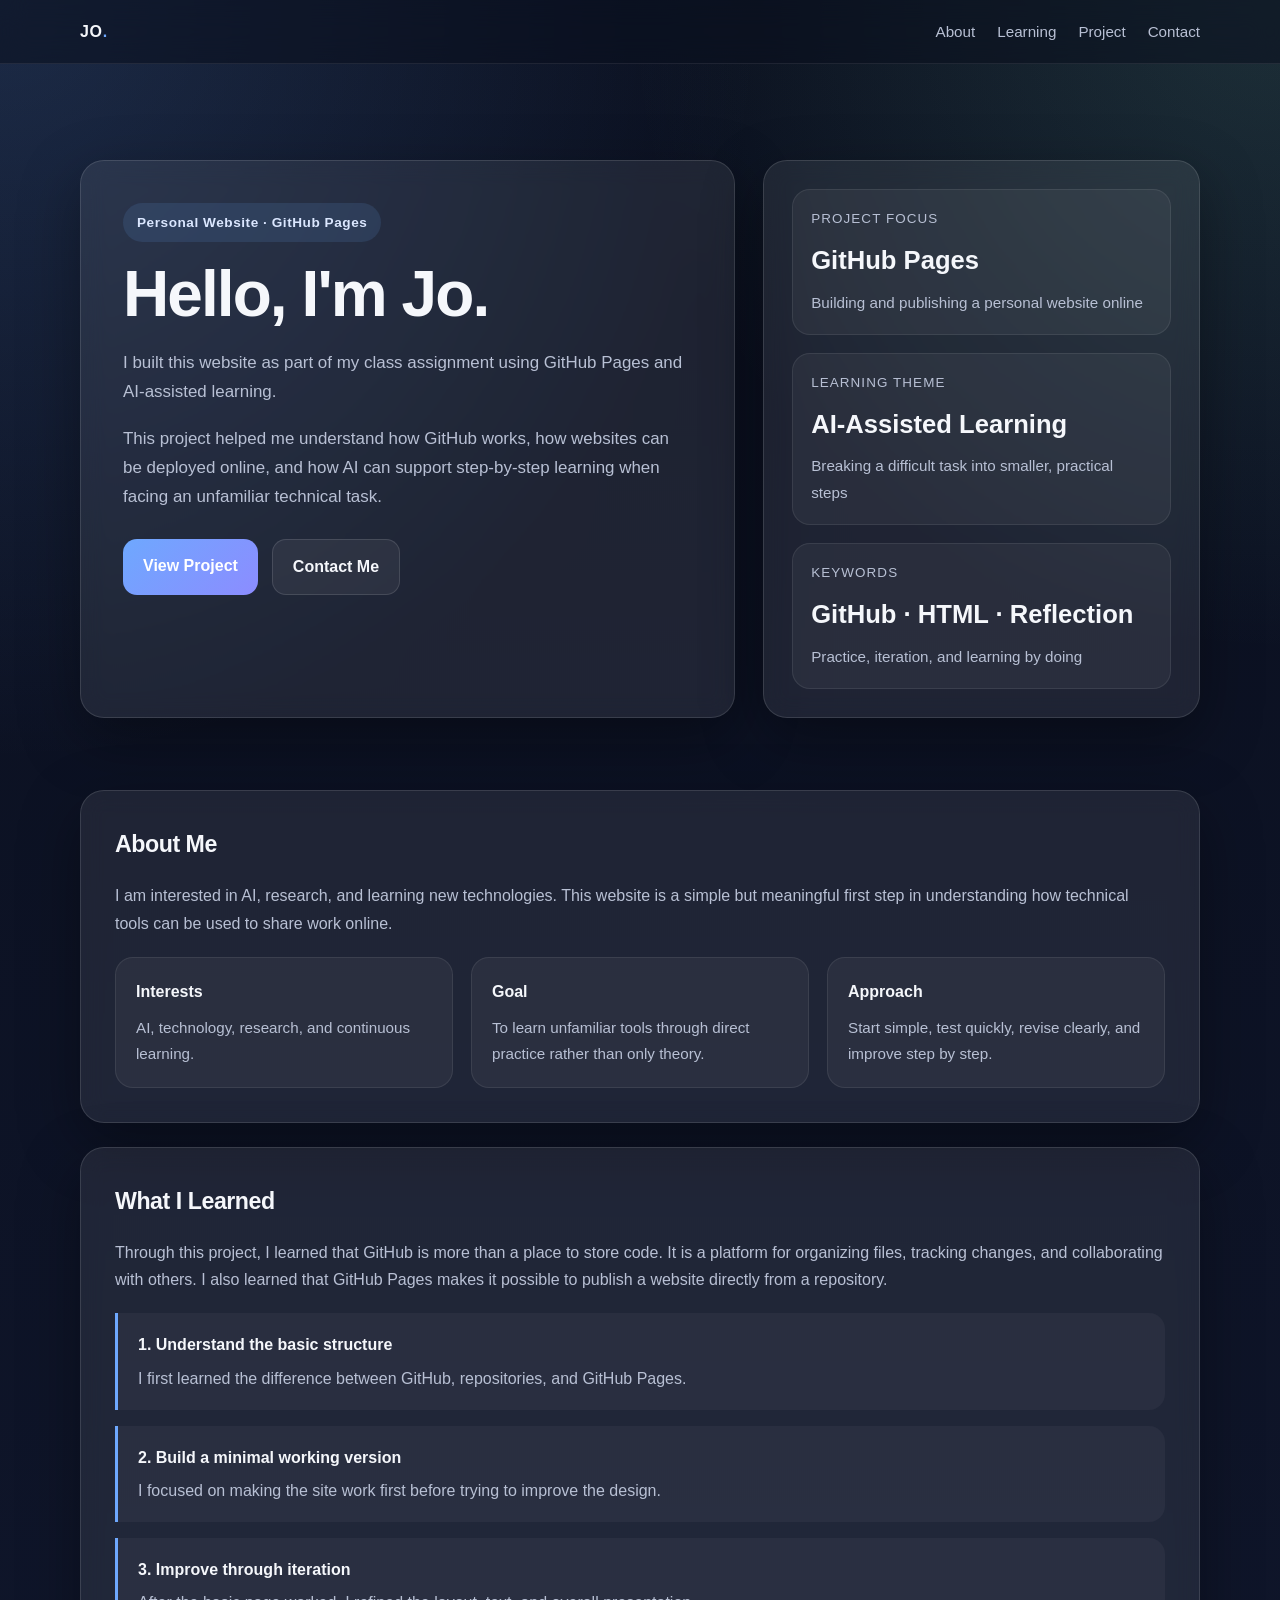
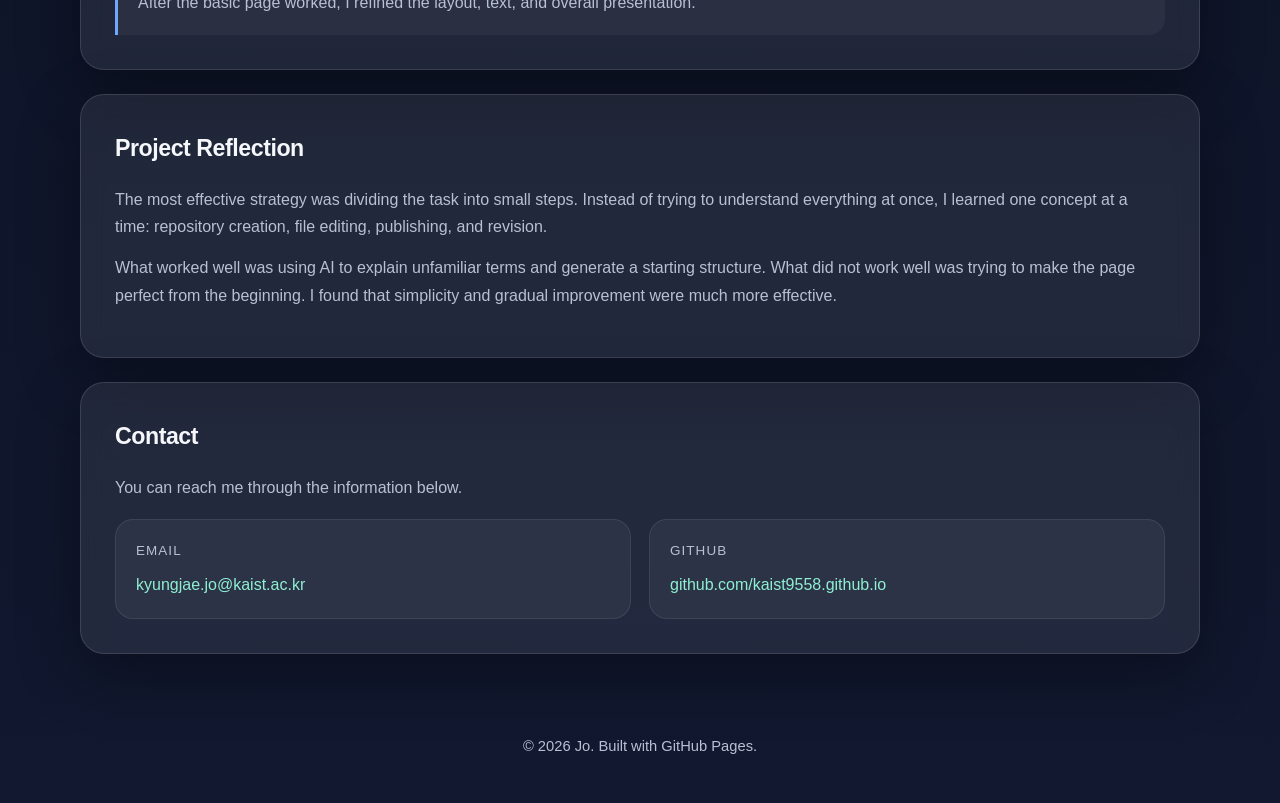
<file: index.html>
<!DOCTYPE html>
<html lang="en">
<head>
  <meta charset="UTF-8" />
  <meta name="viewport" content="width=device-width, initial-scale=1.0" />
  <title>Jo | Personal Website</title>
  <style>
    * {
      box-sizing: border-box;
    }

    :root {
      --bg: #0b1020;
      --bg-soft: #121933;
      --card: rgba(255, 255, 255, 0.08);
      --card-border: rgba(255, 255, 255, 0.12);
      --text: #f5f7fb;
      --muted: #b8c0d4;
      --accent: #6ea8fe;
      --accent-2: #8ef0d2;
      --shadow: 0 20px 60px rgba(0, 0, 0, 0.35);
    }

    html {
      scroll-behavior: smooth;
    }

    body {
      margin: 0;
      font-family: "Inter", "Segoe UI", Arial, sans-serif;
      background:
        radial-gradient(circle at top left, rgba(110, 168, 254, 0.18), transparent 28%),
        radial-gradient(circle at top right, rgba(142, 240, 210, 0.14), transparent 24%),
        linear-gradient(180deg, #0a0f1e 0%, #11182f 100%);
      color: var(--text);
      line-height: 1.7;
    }

    .container {
      width: min(1120px, calc(100% - 48px));
      margin: 0 auto;
    }

    .nav {
      position: sticky;
      top: 0;
      z-index: 20;
      backdrop-filter: blur(14px);
      background: rgba(10, 15, 30, 0.55);
      border-bottom: 1px solid rgba(255, 255, 255, 0.08);
    }

    .nav-inner {
      display: flex;
      justify-content: space-between;
      align-items: center;
      padding: 18px 0;
    }

    .brand {
      font-size: 1rem;
      font-weight: 700;
      letter-spacing: 0.04em;
    }

    .brand span {
      color: var(--accent);
    }

    .nav-links {
      display: flex;
      gap: 22px;
      flex-wrap: wrap;
    }

    .nav-links a {
      color: var(--muted);
      text-decoration: none;
      font-size: 0.95rem;
      transition: color 0.2s ease;
    }

    .nav-links a:hover {
      color: var(--text);
    }

    .hero {
      padding: 96px 0 72px;
    }

    .hero-grid {
      display: grid;
      grid-template-columns: 1.2fr 0.8fr;
      gap: 28px;
      align-items: stretch;
    }

    .hero-main,
    .hero-side,
    .section-card {
      background: var(--card);
      border: 1px solid var(--card-border);
      border-radius: 24px;
      box-shadow: var(--shadow);
      backdrop-filter: blur(12px);
    }

    .hero-main {
      padding: 42px;
    }

    .eyebrow {
      display: inline-block;
      padding: 8px 14px;
      border-radius: 999px;
      background: rgba(110, 168, 254, 0.12);
      color: #dbe7ff;
      font-size: 0.85rem;
      font-weight: 600;
      letter-spacing: 0.04em;
      margin-bottom: 18px;
    }

    h1 {
      font-size: clamp(2.4rem, 5vw, 4.5rem);
      line-height: 1.08;
      margin: 0 0 20px;
      letter-spacing: -0.03em;
    }

    .hero-main p {
      margin: 0 0 18px;
      color: var(--muted);
      font-size: 1.06rem;
      max-width: 680px;
    }

    .hero-actions {
      display: flex;
      gap: 14px;
      flex-wrap: wrap;
      margin-top: 28px;
    }

    .btn {
      display: inline-block;
      padding: 13px 20px;
      border-radius: 14px;
      text-decoration: none;
      font-weight: 700;
      transition: transform 0.18s ease, opacity 0.18s ease, background 0.18s ease;
    }

    .btn:hover {
      transform: translateY(-1px);
      opacity: 0.96;
    }

    .btn-primary {
      background: linear-gradient(135deg, var(--accent), #8c8cff);
      color: white;
    }

    .btn-secondary {
      background: rgba(255, 255, 255, 0.06);
      color: var(--text);
      border: 1px solid rgba(255, 255, 255, 0.12);
    }

    .hero-side {
      padding: 28px;
      display: flex;
      flex-direction: column;
      justify-content: space-between;
      gap: 18px;
    }

    .mini-label {
      color: var(--muted);
      font-size: 0.84rem;
      text-transform: uppercase;
      letter-spacing: 0.08em;
      margin-bottom: 8px;
    }

    .metric {
      padding: 18px;
      border-radius: 18px;
      background: rgba(255, 255, 255, 0.05);
      border: 1px solid rgba(255, 255, 255, 0.08);
    }

    .metric strong {
      display: block;
      font-size: 1.6rem;
      margin-bottom: 6px;
    }

    .metric span {
      color: var(--muted);
      font-size: 0.95rem;
    }

    .sections {
      padding: 0 0 80px;
      display: grid;
      gap: 24px;
    }

    .section-card {
      padding: 34px;
    }

    .section-title {
      margin: 0 0 18px;
      font-size: 1.45rem;
      letter-spacing: -0.02em;
    }

    .section-text {
      color: var(--muted);
      margin: 0 0 14px;
    }

    .info-grid {
      display: grid;
      grid-template-columns: repeat(3, 1fr);
      gap: 18px;
      margin-top: 20px;
    }

    .info-box {
      padding: 20px;
      border-radius: 18px;
      background: rgba(255, 255, 255, 0.05);
      border: 1px solid rgba(255, 255, 255, 0.08);
    }

    .info-box h3 {
      margin: 0 0 10px;
      font-size: 1rem;
    }

    .info-box p {
      margin: 0;
      color: var(--muted);
      font-size: 0.95rem;
    }

    .timeline {
      display: grid;
      gap: 16px;
      margin-top: 20px;
    }

    .timeline-item {
      padding: 18px 20px;
      border-left: 3px solid var(--accent);
      background: rgba(255, 255, 255, 0.04);
      border-radius: 0 16px 16px 0;
    }

    .timeline-item strong {
      display: block;
      margin-bottom: 6px;
      font-size: 1rem;
    }

    .timeline-item p {
      margin: 0;
      color: var(--muted);
    }

    .contact-box {
      display: grid;
      grid-template-columns: 1fr 1fr;
      gap: 18px;
      margin-top: 18px;
    }

    .contact-item {
      padding: 20px;
      border-radius: 18px;
      background: rgba(255, 255, 255, 0.05);
      border: 1px solid rgba(255, 255, 255, 0.08);
    }

    .contact-item a {
      color: var(--accent-2);
      text-decoration: none;
      word-break: break-all;
    }

    .footer {
      padding: 0 0 44px;
      color: var(--muted);
      font-size: 0.92rem;
      text-align: center;
    }

    @media (max-width: 920px) {
      .hero-grid,
      .info-grid,
      .contact-box {
        grid-template-columns: 1fr;
      }

      .hero {
        padding-top: 64px;
      }

      .hero-main,
      .hero-side,
      .section-card {
        padding: 24px;
      }
    }
  </style>
</head>
<body>
  <header class="nav">
    <div class="container nav-inner">
      <div class="brand">JO<span>.</span></div>
      <nav class="nav-links">
        <a href="#about">About</a>
        <a href="#learning">Learning</a>
        <a href="#project">Project</a>
        <a href="#contact">Contact</a>
      </nav>
    </div>
  </header>

  <main class="container">
    <section class="hero">
      <div class="hero-grid">
        <div class="hero-main">
          <div class="eyebrow">Personal Website · GitHub Pages</div>
          <h1>Hello, I'm Jo.</h1>
          <p>
            I built this website as part of my class assignment using GitHub Pages
            and AI-assisted learning.
          </p>
          <p>
            This project helped me understand how GitHub works, how websites can
            be deployed online, and how AI can support step-by-step learning when
            facing an unfamiliar technical task.
          </p>
          <div class="hero-actions">
            <a class="btn btn-primary" href="#project">View Project</a>
            <a class="btn btn-secondary" href="#contact">Contact Me</a>
          </div>
        </div>

        <aside class="hero-side">
          <div class="metric">
            <div class="mini-label">Project Focus</div>
            <strong>GitHub Pages</strong>
            <span>Building and publishing a personal website online</span>
          </div>
          <div class="metric">
            <div class="mini-label">Learning Theme</div>
            <strong>AI-Assisted Learning</strong>
            <span>Breaking a difficult task into smaller, practical steps</span>
          </div>
          <div class="metric">
            <div class="mini-label">Keywords</div>
            <strong>GitHub · HTML · Reflection</strong>
            <span>Practice, iteration, and learning by doing</span>
          </div>
        </aside>
      </div>
    </section>

    <section id="about" class="sections">
      <div class="section-card">
        <h2 class="section-title">About Me</h2>
        <p class="section-text">
          I am interested in AI, research, and learning new technologies.
          This website is a simple but meaningful first step in understanding
          how technical tools can be used to share work online.
        </p>

        <div class="info-grid">
          <div class="info-box">
            <h3>Interests</h3>
            <p>AI, technology, research, and continuous learning.</p>
          </div>
          <div class="info-box">
            <h3>Goal</h3>
            <p>To learn unfamiliar tools through direct practice rather than only theory.</p>
          </div>
          <div class="info-box">
            <h3>Approach</h3>
            <p>Start simple, test quickly, revise clearly, and improve step by step.</p>
          </div>
        </div>
      </div>

      <div id="learning" class="section-card">
        <h2 class="section-title">What I Learned</h2>
        <p class="section-text">
          Through this project, I learned that GitHub is more than a place to store code.
          It is a platform for organizing files, tracking changes, and collaborating with others.
          I also learned that GitHub Pages makes it possible to publish a website directly from a repository.
        </p>

        <div class="timeline">
          <div class="timeline-item">
            <strong>1. Understand the basic structure</strong>
            <p>I first learned the difference between GitHub, repositories, and GitHub Pages.</p>
          </div>
          <div class="timeline-item">
            <strong>2. Build a minimal working version</strong>
            <p>I focused on making the site work first before trying to improve the design.</p>
          </div>
          <div class="timeline-item">
            <strong>3. Improve through iteration</strong>
            <p>After the basic page worked, I refined the layout, text, and overall presentation.</p>
          </div>
        </div>
      </div>

      <div id="project" class="section-card">
        <h2 class="section-title">Project Reflection</h2>
        <p class="section-text">
          The most effective strategy was dividing the task into small steps.
          Instead of trying to understand everything at once, I learned one concept at a time:
          repository creation, file editing, publishing, and revision.
        </p>
        <p class="section-text">
          What worked well was using AI to explain unfamiliar terms and generate a starting structure.
          What did not work well was trying to make the page perfect from the beginning.
          I found that simplicity and gradual improvement were much more effective.
        </p>
      </div>

      <div id="contact" class="section-card">
        <h2 class="section-title">Contact</h2>
        <p class="section-text">
          You can reach me through the information below.
        </p>

        <div class="contact-box">
          <div class="contact-item">
            <div class="mini-label">Email</div>
            <a href="mailto:kyungjae.jo@kaist.ac.kr">kyungjae.jo@kaist.ac.kr</a>
          </div>
          <div class="contact-item">
            <div class="mini-label">GitHub</div>
            <a href="https://github.com/yourgithubid" target="_blank">github.com/kaist9558.github.io</a>
          </div>
        </div>
      </div>
    </section>

    <footer class="footer">
      © 2026 Jo. Built with GitHub Pages.
    </footer>
  </main>
</body>
</html>
</file>
